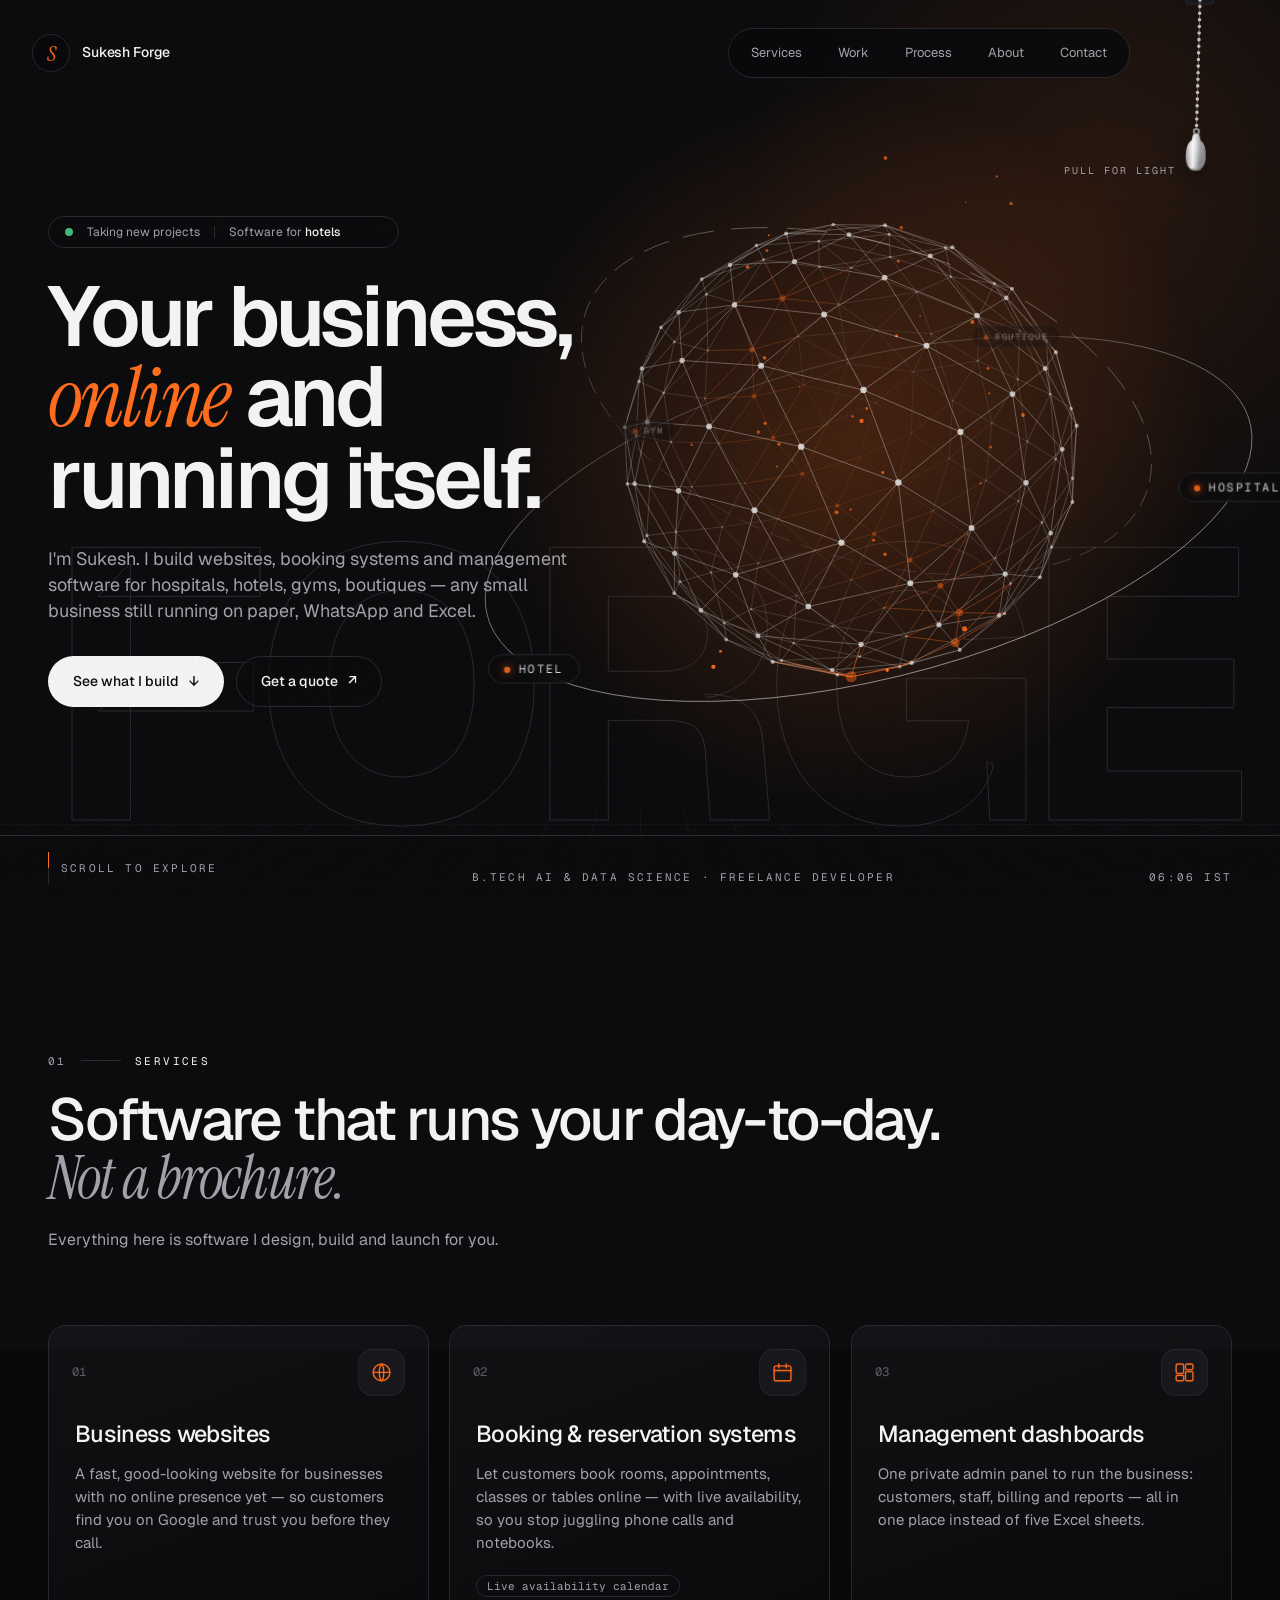
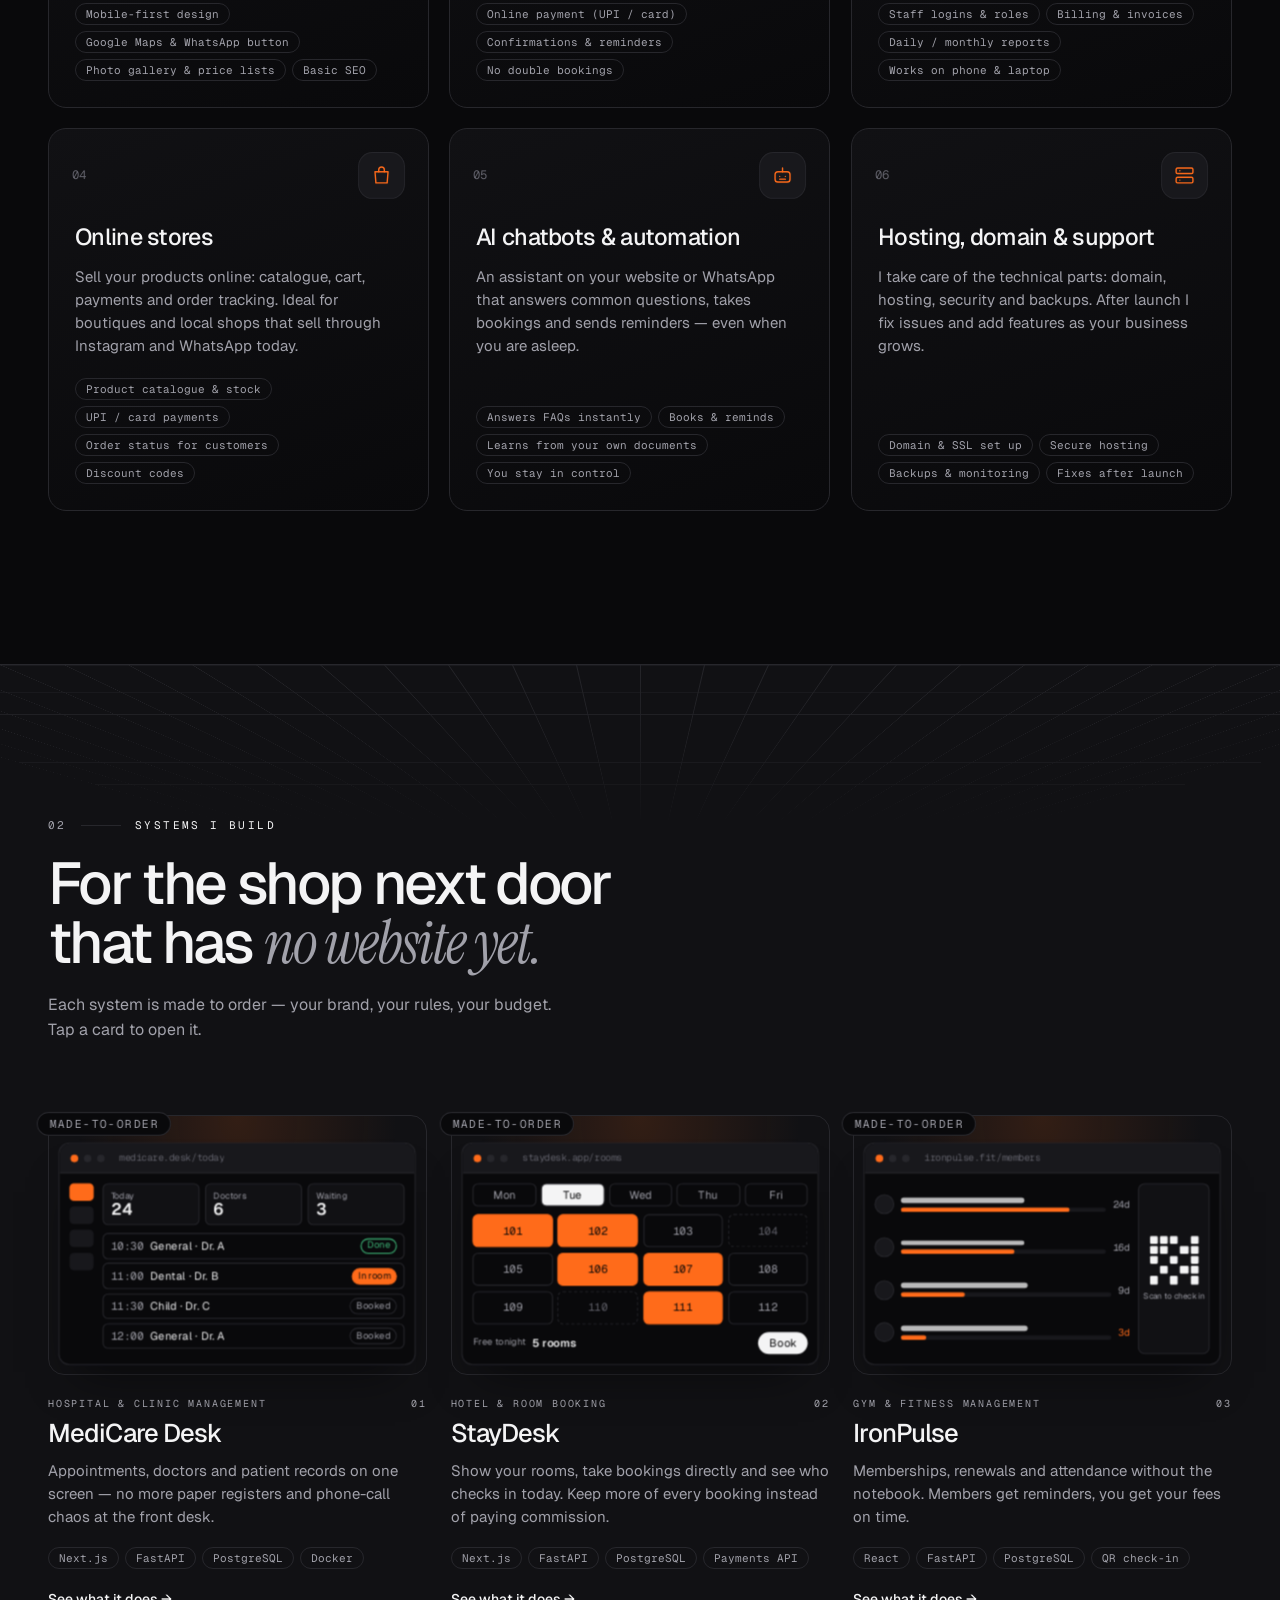
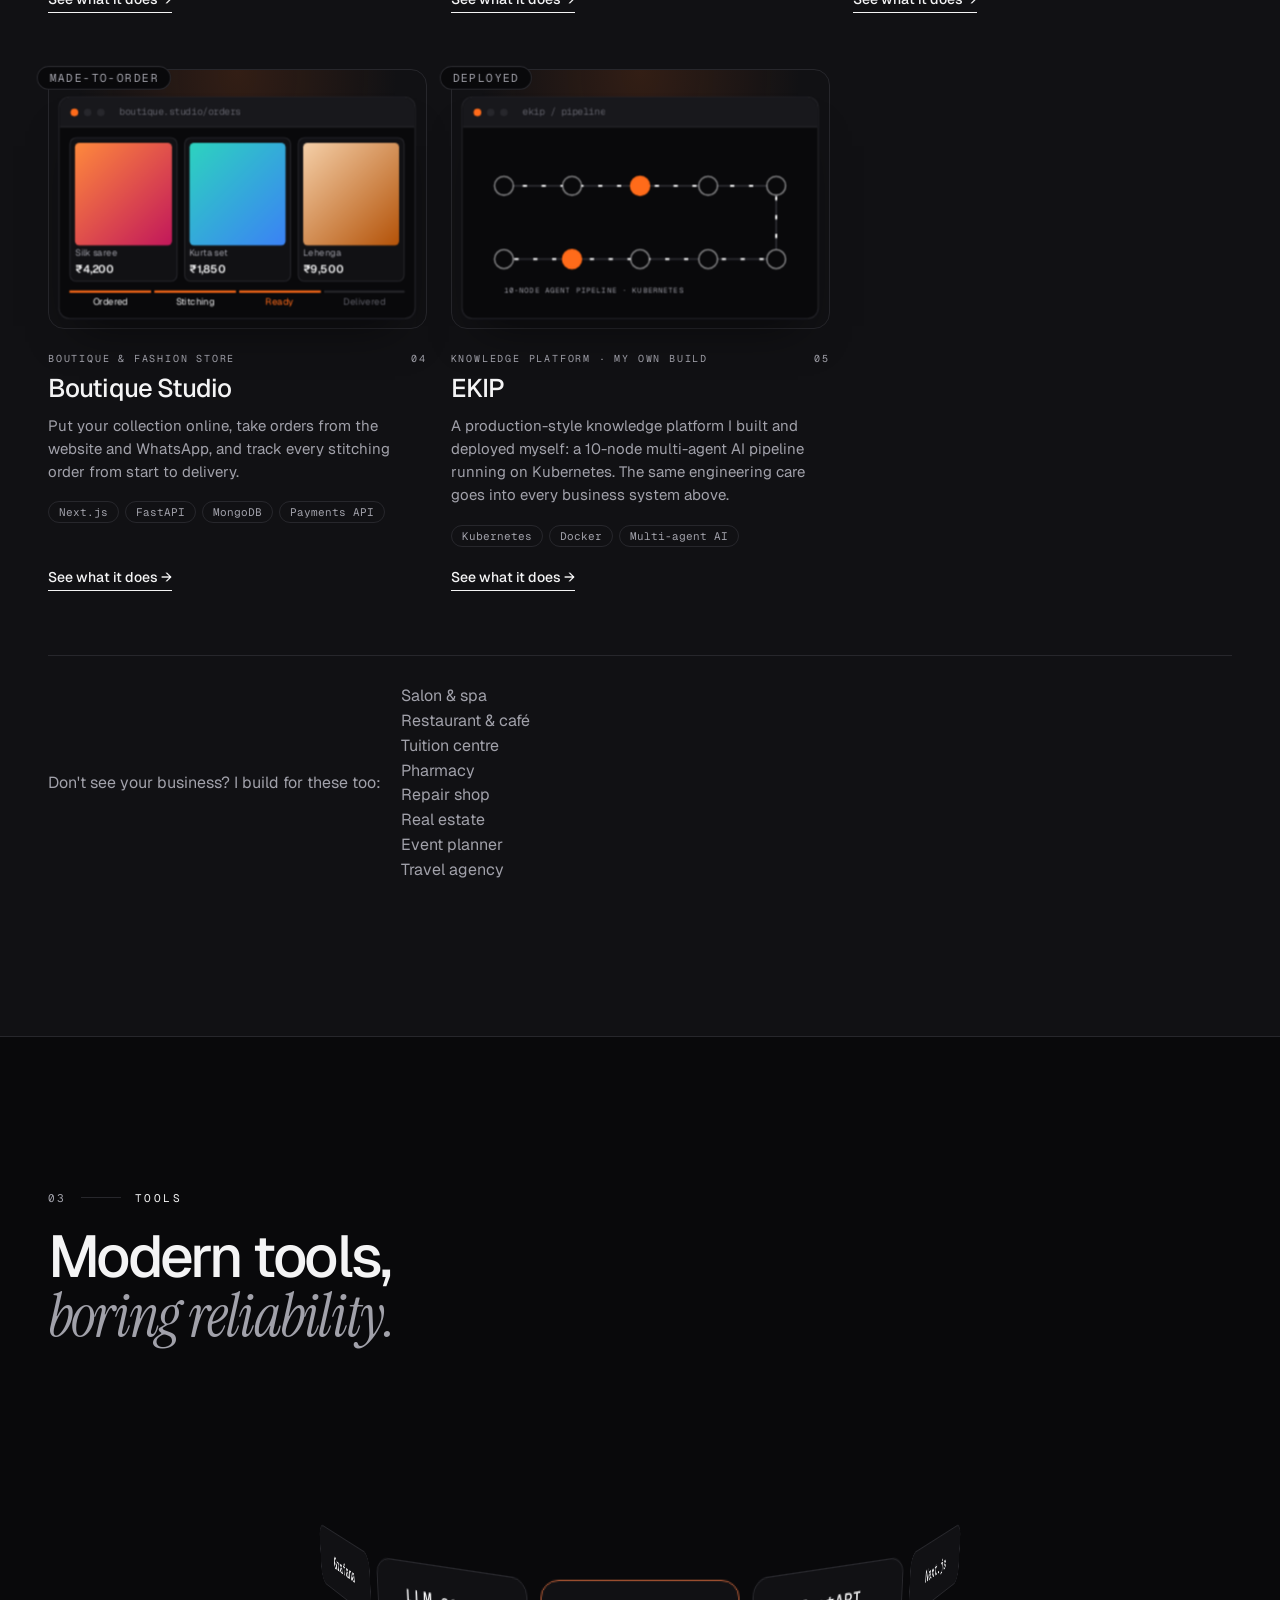
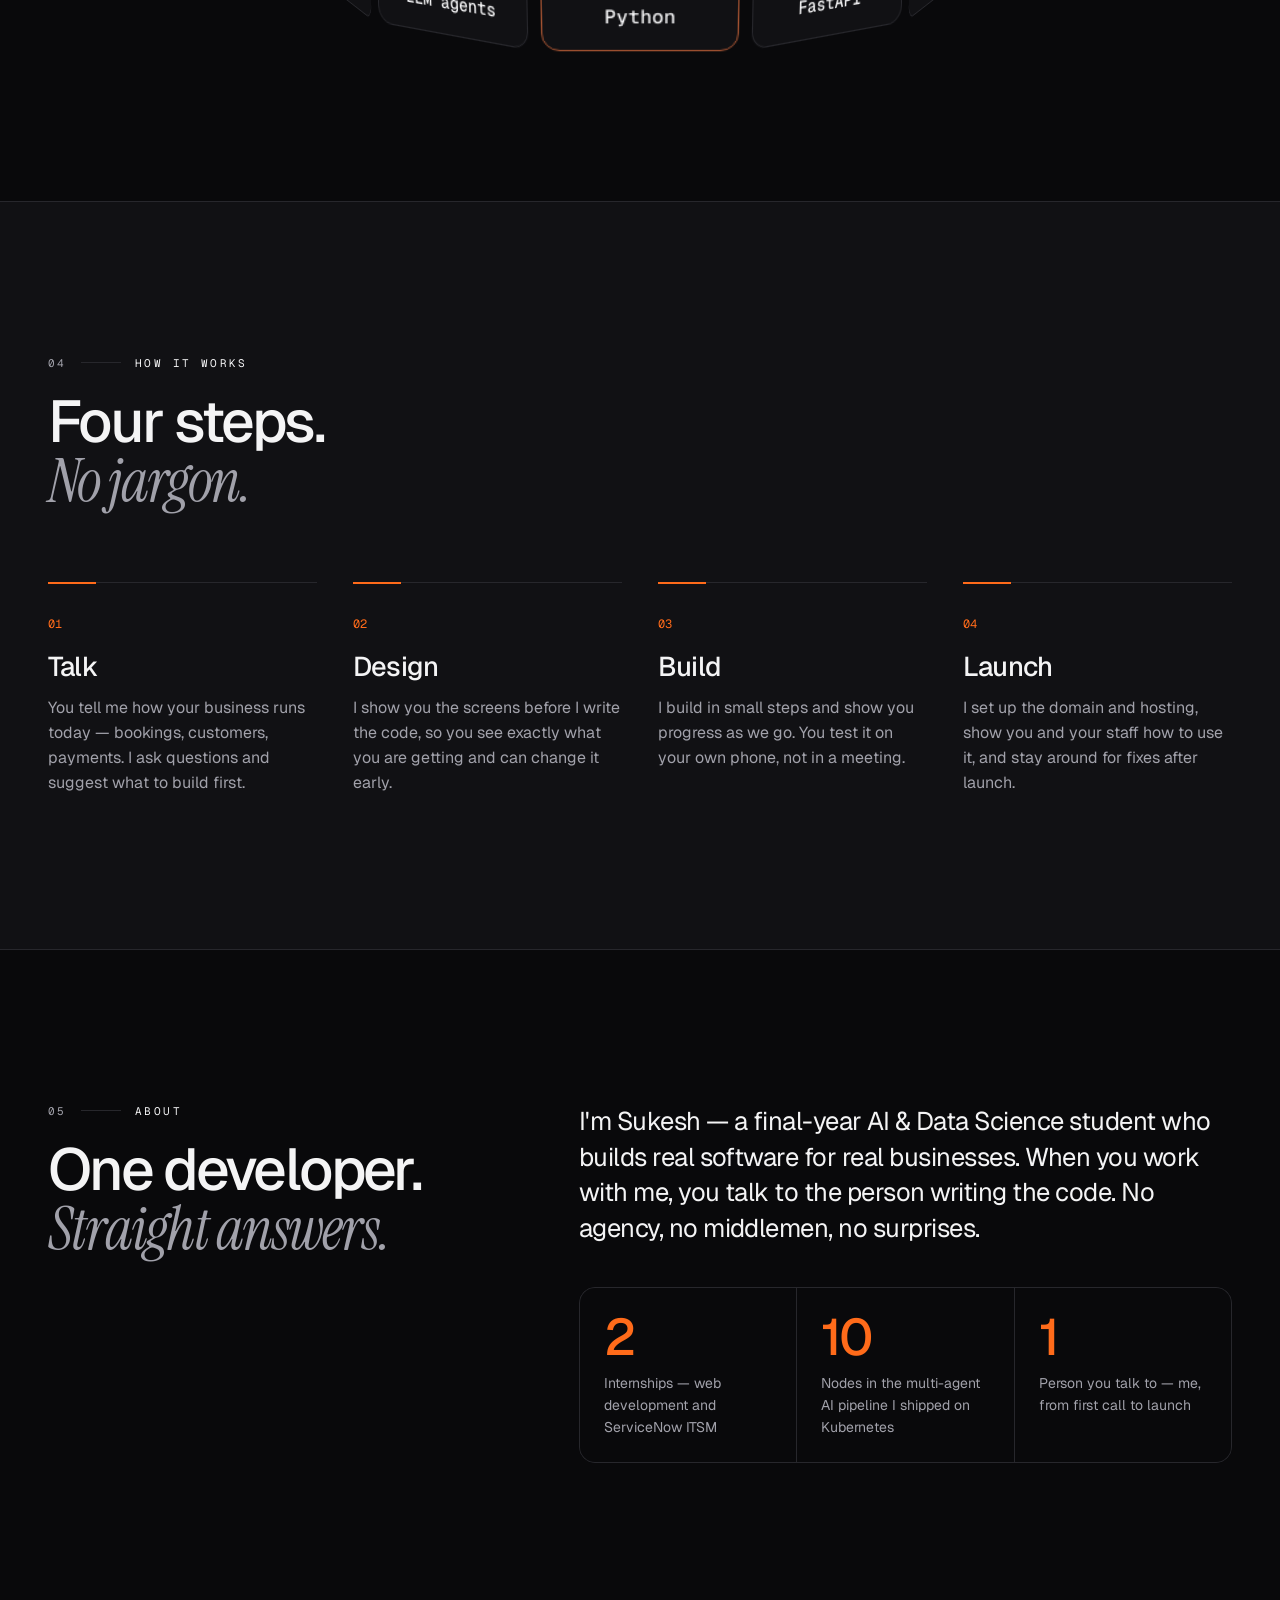
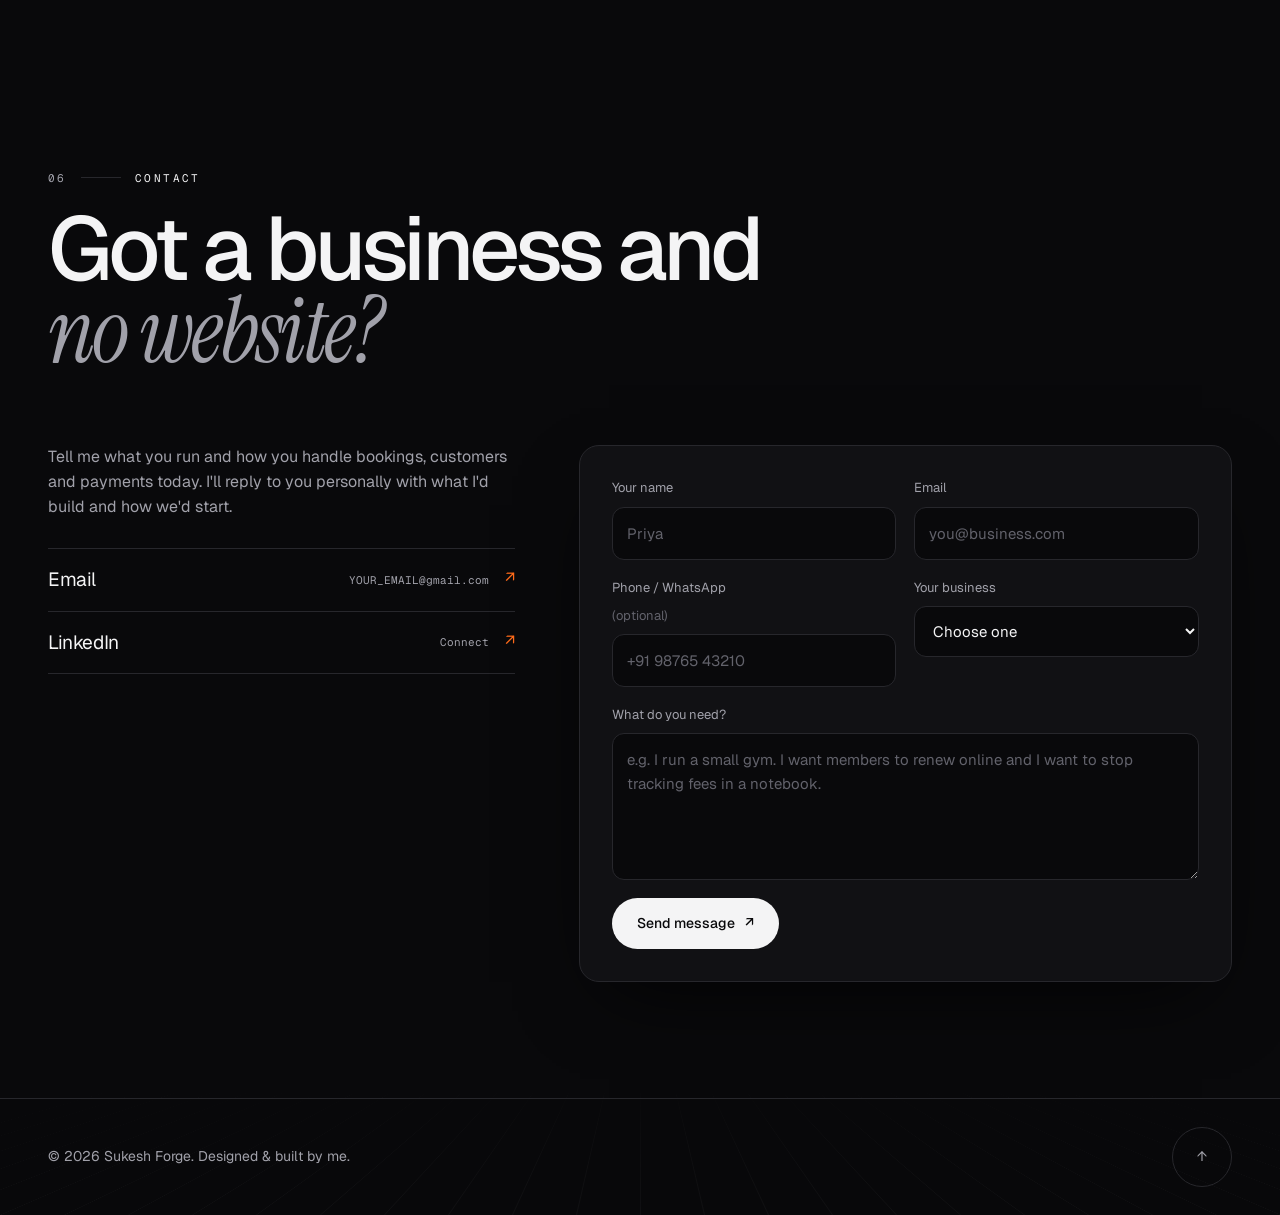
<file: index.html>
<!doctype html>
<html lang="en" data-theme="dark">
  <head>
    <meta charset="utf-8" />
    <meta name="viewport" content="width=device-width, initial-scale=1" />
    <title>Sukesh Forge — Websites &amp; software for small businesses</title>
    <meta name="description" content="Sukesh Forge builds websites, booking systems and management software for hospitals, hotels, gyms, boutiques and other small businesses that still run on paper, WhatsApp and Excel." />
    <meta name="color-scheme" content="dark light" />
    <meta name="theme-color" content="#09090b" />
    <meta property="og:type" content="website" />
    <meta property="og:title" content="Sukesh Forge — Websites &amp; software for small businesses" />
    <meta property="og:description" content="Booking systems, management dashboards and websites for hospitals, hotels, gyms, boutiques and more." />
    <link rel="icon" type="image/svg+xml" href="assets/favicon.svg" />
    <link rel="preconnect" href="https://fonts.googleapis.com" />
    <link rel="preconnect" href="https://fonts.gstatic.com" crossorigin />
    <link href="https://fonts.googleapis.com/css2?family=Geist:wght@300..700&family=Geist+Mono:wght@400;500&family=Instrument+Serif:ital@0;1&display=swap" rel="stylesheet" />
    <link rel="stylesheet" href="css/styles.css" />
    <script>
      // Runs before first paint: saved theme + safety nets so content can never stay hidden.
      (function () {
        var d = document.documentElement;
        d.classList.add('js');
        try {
          var t = localStorage.getItem('forge-theme');
          if (t === 'light' || t === 'dark') d.dataset.theme = t;
        } catch (e) {}
        setTimeout(function () { d.classList.add('ready'); }, 4500);
        setTimeout(function () { d.classList.add('force-show'); }, 7000);
      })();
    </script>
  </head>
  <body>
    <a href="#main" class="skip-link">Skip to content</a>

    <!-- Opening curtain -->
    <div class="loader" id="loader" role="status" aria-label="Loading">
      <div class="loader__top"><span>Portfolio</span><span id="loader-year">©</span></div>
      <div class="loader__name">Sukesh<span> Forge</span></div>
      <div class="loader__bottom"><span>Lighting the forge</span><b id="loader-count">000</b></div>
      <div class="loader__bar" id="loader-bar"></div>
    </div>

    <!-- Pull cord: drag it down (or tap / press Enter) to switch dark / light -->
    <div class="cord" id="cord">
      <svg class="cord__svg" width="96" height="420" aria-hidden="true">
        <defs>
          <linearGradient id="knob-grad" x1="0" x2="1" y1="0" y2="0">
            <stop offset="0" stop-color="var(--knob-b)" />
            <stop offset="0.35" stop-color="var(--knob-a)" />
            <stop offset="0.7" stop-color="var(--knob-b)" />
            <stop offset="1" stop-color="var(--knob-b)" />
          </linearGradient>
          <radialGradient id="knob-shine" cx="0.35" cy="0.3" r="0.6">
            <stop offset="0" stop-color="#fff" stop-opacity="0.55" />
            <stop offset="1" stop-color="#fff" stop-opacity="0" />
          </radialGradient>
          <radialGradient id="knob-glow">
            <stop offset="0" stop-color="var(--ember)" stop-opacity="0.55" />
            <stop offset="1" stop-color="var(--ember)" stop-opacity="0" />
          </radialGradient>
        </defs>
        <rect x="34" y="-6" width="28" height="10" rx="3" fill="var(--surface-2)" stroke="var(--line)" />
        <circle id="cord-glow" cx="48" cy="140" r="14" fill="url(#knob-glow)" style="opacity: 0" />
        <path id="cord-core" fill="none" stroke="var(--cord-shade)" stroke-width="0.9" />
        <path id="cord-beads" fill="none" stroke="var(--cord)" stroke-width="3.6" stroke-linecap="round" stroke-dasharray="0 6.4" />
        <g id="cord-knob" style="filter: drop-shadow(0 6px 8px rgba(0, 0, 0, 0.35))">
          <circle cx="0" cy="2" r="2.6" fill="none" stroke="var(--cord)" stroke-width="1.4" />
          <path d="M -3 5 L 3 5 L 4.5 11 C 9 14 10 20 10 27 C 10 36 6 41 0 41 C -6 41 -10 36 -10 27 C -10 20 -9 14 -4.5 11 Z" fill="url(#knob-grad)" />
          <path d="M -3 5 L 3 5 L 4.5 11 C 9 14 10 20 10 27 C 10 36 6 41 0 41 C -6 41 -10 36 -10 27 C -10 20 -9 14 -4.5 11 Z" fill="url(#knob-shine)" />
          <ellipse cx="0" cy="40" rx="6" ry="1.4" fill="var(--knob-b)" opacity="0.6" />
        </g>
      </svg>
      <div class="cord__strip" id="cord-strip" aria-hidden="true"></div>
      <button class="cord__btn" id="cord-btn" type="button" role="switch" aria-checked="false" aria-label="Light switch. Pull the cord to switch to light mode." title="Pull for light mode"></button>
      <span class="cord__release" id="cord-release" aria-hidden="true">Release</span>
      <div class="cord__hint" id="cord-hint" aria-hidden="true">
        <span id="cord-hint-text">Pull for light</span>
        <svg width="34" height="16" viewBox="0 0 34 16" fill="none" stroke="currentColor" stroke-width="1"><path d="M1 12 C 10 14, 22 12, 31 3" /><path d="M26 3 L 31 3 L 30 8" /></svg>
      </div>
    </div>

    <!-- Navigation -->
    <header class="nav" id="nav">
      <div class="nav__row">
        <a href="#home" class="nav__brand" aria-label="Sukesh Forge — back to top">
          <span class="nav__logo">S</span>
          <span class="nav__name">Sukesh Forge</span>
        </a>
        <nav aria-label="Primary" class="nav__links">
          <ul id="nav-list">
            <li><a href="#services" data-id="services">Services</a></li>
            <li><a href="#work" data-id="work">Work</a></li>
            <li><a href="#process" data-id="process">Process</a></li>
            <li><a href="#about" data-id="about">About</a></li>
            <li><a href="#contact" data-id="contact">Contact</a></li>
          </ul>
        </nav>
        <button class="nav__burger" id="burger" type="button" aria-expanded="false" aria-controls="mobile-menu" aria-label="Open menu"><i></i><i></i></button>
      </div>
    </header>
    <div class="mobile-menu" id="mobile-menu" aria-hidden="true">
      <nav aria-label="Mobile">
        <ul>
          <li><a href="#services"><small>01</small>Services</a></li>
          <li><a href="#work"><small>02</small>Work</a></li>
          <li><a href="#process"><small>03</small>Process</a></li>
          <li><a href="#about"><small>04</small>About</a></li>
          <li><a href="#contact"><small>05</small>Contact</a></li>
        </ul>
      </nav>
    </div>

    <main id="main">
      <!-- HERO -->
      <section id="home" class="hero" aria-label="Introduction">
        <div class="hero__glow" aria-hidden="true"></div>
        <div class="floor" aria-hidden="true"></div>
        <div class="hero__word" aria-hidden="true">FORGE</div>
        <canvas id="globe" class="hero__canvas" aria-hidden="true"></canvas>
        <div class="orbit" aria-hidden="true">
          <span class="orbit-chip">Hospital</span>
          <span class="orbit-chip">Hotel</span>
          <span class="orbit-chip">Gym</span>
          <span class="orbit-chip">Boutique</span>
        </div>

        <div class="wrap hero__inner">
          <p class="hero__eyebrow" data-in style="--i: 0">
            <span class="pulse"></span><span>Taking new projects</span><i></i>
            <span>Software for <b class="rot" id="rot">hospitals</b></span>
          </p>
          <h1 class="hero__title" data-in style="--i: 1">Your business,<br /><em>online</em> and<br />running itself.</h1>
          <p class="hero__lead" data-in style="--i: 2">
            I'm Sukesh. I build websites, booking systems and management software for hospitals, hotels, gyms, boutiques — any small business still running on paper, WhatsApp and Excel.
          </p>
          <div class="hero__cta" data-in style="--i: 3">
            <a class="btn btn--solid" href="#work">See what I build <span class="btn__arrow" aria-hidden="true">↓</span></a>
            <a class="btn btn--ghost" href="#contact">Get a quote <span class="btn__arrow" aria-hidden="true">↗</span></a>
          </div>
        </div>

        <div class="hero__bar" data-in style="--i: 5">
          <a href="#services" class="hero__scroll"><span class="hero__scroll-line"><i></i></span>Scroll to explore</a>
          <span class="hero__bar-mid">B.Tech AI &amp; Data Science · Freelance developer</span>
          <span id="clock" class="tnum">--:-- IST</span>
        </div>
      </section>

      <!-- SERVICES -->
      <section id="services" class="section" aria-labelledby="services-title">
        <div class="wrap">
          <div class="section__head reveal">
            <p class="label"><span>01</span><i></i><b>Services</b></p>
            <h2 id="services-title" class="h2">Software that runs your day-to-day.<br /><em>Not a brochure.</em></h2>
            <p class="section__note">Everything here is software I design, build and launch for you.</p>
          </div>
          <ul class="grid grid--services" id="services-grid"></ul>
        </div>
      </section>

      <!-- WORK -->
      <section id="work" class="section section--alt" aria-labelledby="work-title">
        <div class="floor floor--top" aria-hidden="true"></div>
        <div class="wrap">
          <div class="section__head reveal">
            <p class="label"><span>02</span><i></i><b>Systems I build</b></p>
            <h2 id="work-title" class="h2">For the shop next door<br />that has <em>no website yet.</em></h2>
            <p class="section__note">Each system is made to order — your brand, your rules, your budget. Tap a card to open it.</p>
          </div>
          <ul class="grid grid--work" id="work-grid"></ul>
          <div class="more reveal" id="more">
            <p>Don't see your business? I build for these too:</p>
            <ul id="more-list"></ul>
          </div>
        </div>
      </section>

      <!-- STACK -->
      <section id="stack" class="section stack" aria-labelledby="stack-title">
        <div class="wrap">
          <div class="section__head reveal">
            <p class="label"><span>03</span><i></i><b>Tools</b></p>
            <h2 id="stack-title" class="h2">Modern tools,<br /><em>boring reliability.</em></h2>
          </div>
        </div>
        <div class="ring-wrap reveal" aria-label="Technologies I use">
          <div class="ring-tilt"><ul class="ring" id="ring"></ul></div>
        </div>
      </section>

      <!-- PROCESS -->
      <section id="process" class="section section--alt" aria-labelledby="process-title">
        <div class="wrap">
          <div class="section__head reveal">
            <p class="label"><span>04</span><i></i><b>How it works</b></p>
            <h2 id="process-title" class="h2">Four steps.<br /><em>No jargon.</em></h2>
          </div>
          <ol class="steps" id="steps"></ol>
        </div>
      </section>

      <!-- ABOUT -->
      <section id="about" class="section" aria-labelledby="about-title">
        <div class="wrap about">
          <div class="reveal">
            <p class="label"><span>05</span><i></i><b>About</b></p>
            <h2 id="about-title" class="h2">One developer.<br /><em>Straight answers.</em></h2>
          </div>
          <div class="about__body reveal">
            <p class="about__lead">
              I'm Sukesh — a final-year AI &amp; Data Science student who builds real software for real businesses. When you work with me, you talk to the person writing the code. No agency, no middlemen, no surprises.
            </p>
            <ul class="stats" id="stats"></ul>
          </div>
        </div>
      </section>

      <!-- CONTACT -->
      <section id="contact" class="section contact" aria-labelledby="contact-title">
        <div class="floor floor--bottom" aria-hidden="true"></div>
        <div class="wrap">
          <div class="section__head reveal">
            <p class="label"><span>06</span><i></i><b>Contact</b></p>
            <h2 id="contact-title" class="h2 h2--xl">Got a business and<br /><em>no website?</em></h2>
          </div>
          <div class="contact__grid">
            <div class="reveal contact__info">
              <p class="contact__lead">Tell me what you run and how you handle bookings, customers and payments today. I'll reply to you personally with what I'd build and how we'd start.</p>
              <ul class="contact__links" id="contact-links"></ul>
            </div>
            <form class="form reveal" id="form" novalidate>
              <div class="form__row">
                <label>Your name<input name="name" type="text" autocomplete="name" required maxlength="80" placeholder="Priya" /></label>
                <label>Email<input name="email" type="email" autocomplete="email" required maxlength="120" placeholder="you@business.com" /></label>
              </div>
              <div class="form__row">
                <label>Phone / WhatsApp <span class="opt">(optional)</span><input name="phone" type="tel" autocomplete="tel" maxlength="30" placeholder="+91 98765 43210" /></label>
                <label>Your business
                  <select name="business" id="business"></select>
                </label>
              </div>
              <label>What do you need?
                <textarea name="message" id="message" rows="5" required maxlength="2000" placeholder="e.g. I run a small gym. I want members to renew online and I want to stop tracking fees in a notebook."></textarea>
              </label>
              <!-- honeypot: real people never tick this -->
              <input type="checkbox" name="botcheck" id="botcheck" tabindex="-1" autocomplete="off" style="position: absolute; left: -9999px" aria-hidden="true" />
              <div class="form__foot">
                <button class="btn btn--solid" id="send" type="submit">Send message <span class="btn__arrow" aria-hidden="true">↗</span></button>
                <p class="form__status" id="form-status" role="status" aria-live="polite"></p>
              </div>
            </form>
          </div>
        </div>
        <footer class="footer">
          <div class="wrap footer__row">
            <p><span id="year">2026</span> Sukesh Forge. Designed &amp; built by me.</p>
            <button type="button" class="totop" id="totop" aria-label="Back to top">
              <svg viewBox="0 0 64 64" aria-hidden="true"><circle id="totop-ring" cx="32" cy="32" r="30" fill="none" stroke="currentColor" stroke-width="1.5" /></svg>
              <span aria-hidden="true">↑</span>
            </button>
          </div>
        </footer>
      </section>
    </main>

    <!-- Project / system detail -->
    <div class="modal" id="modal" hidden>
      <div class="modal__backdrop" data-close></div>
      <div class="modal__panel" id="modal-panel" role="dialog" aria-modal="true" aria-labelledby="modal-title" tabindex="-1">
        <button class="modal__close" type="button" data-close aria-label="Close details">✕</button>
        <div id="modal-body"></div>
      </div>
    </div>

    <div class="grain" aria-hidden="true"></div>

    <noscript>
      <div class="noscript">
        <strong>Sukesh Forge</strong> — websites, booking systems and management software for small businesses (hospitals, hotels, gyms, boutiques and more). Please enable JavaScript to view this site and use the contact form.
      </div>
    </noscript>

    <script src="js/config.js" defer></script>
    <script src="js/data.js" defer></script>
    <script src="js/main.js" defer></script>
    <script src="js/globe.js" defer></script>
    <script src="js/cord.js" defer></script>
  </body>
</html>
</file>
<file: css/styles.css>
/* Sukesh Forge — styles. Two themes (dark / light) switched with the pull cord. */

:root {
  --font-sans: 'Geist', ui-sans-serif, system-ui, -apple-system, 'Segoe UI', Roboto, 'Helvetica Neue', sans-serif;
  --font-mono: 'Geist Mono', ui-monospace, SFMono-Regular, Menlo, Consolas, monospace;
  --font-serif: 'Instrument Serif', Georgia, 'Times New Roman', serif;
  --ease: cubic-bezier(0.16, 1, 0.3, 1);
  --ease-io: cubic-bezier(0.76, 0, 0.24, 1);
}

:root,
:root[data-theme='dark'] {
  --bg: #09090b;
  --surface: #111114;
  --surface-2: #18181c;
  --fg: #f4f4f5;
  --fg-rgb: 244, 244, 245;
  --muted: #a1a1aa;
  --faint: #62626b;
  --line: #27272c;
  --ember: #ff6b1a;
  --ember-rgb: 255, 107, 26;
  --cord: #bdbdbd;
  --cord-shade: #6b6b6b;
  --knob-a: #f2f2f2;
  --knob-b: #8a8a8a;
  --shadow: 0 30px 80px -30px rgba(0, 0, 0, 0.9);
  color-scheme: dark;
}

:root[data-theme='light'] {
  --bg: #faf9f6;
  --surface: #f2f0eb;
  --surface-2: #eae7e0;
  --fg: #141414;
  --fg-rgb: 20, 20, 20;
  --muted: #666660;
  --faint: #a5a29b;
  --line: #e1ded6;
  --ember: #e8520a;
  --ember-rgb: 232, 82, 10;
  --cord: #3a3a3a;
  --cord-shade: #9a9a9a;
  --knob-a: #3a3a3a;
  --knob-b: #0e0e0e;
  --shadow: 0 30px 70px -35px rgba(20, 20, 20, 0.35);
  color-scheme: light;
}

*,
*::before,
*::after { box-sizing: border-box; }

html {
  background: var(--bg);
  -webkit-text-size-adjust: 100%;
  scroll-behavior: smooth;
  scroll-padding-top: 84px;
  scrollbar-width: thin;
  scrollbar-color: var(--line) transparent;
}

body {
  margin: 0;
  background: var(--bg);
  color: var(--fg);
  font-family: var(--font-sans);
  font-size: 16px;
  line-height: 1.55;
  -webkit-font-smoothing: antialiased;
  -moz-osx-font-smoothing: grayscale;
  text-rendering: optimizeLegibility;
  overflow-x: clip;
}

h1, h2, h3, p, ul, ol { margin: 0; }
ul, ol { padding: 0; list-style: none; }
a { color: inherit; text-decoration: none; }
button { font: inherit; color: inherit; }
img, svg, canvas { display: block; max-width: 100%; }
em { font-style: italic; }
::selection { background: var(--ember); color: #0a0a0a; }
.tnum { font-variant-numeric: tabular-nums; }

:focus-visible { outline: 2px solid var(--ember); outline-offset: 3px; border-radius: 4px; }

.skip-link {
  position: fixed; left: 16px; top: -60px; z-index: 120;
  padding: 10px 16px; background: var(--fg); color: var(--bg); border-radius: 999px; font-size: 14px;
}
.skip-link:focus { top: 16px; }

.wrap { width: 100%; max-width: 1480px; margin-inline: auto; padding-inline: clamp(16px, 4vw, 48px); }

/* Theme switch transitions */
html.theme-fade, html.theme-fade * {
  transition: background-color 0.6s var(--ease), color 0.6s var(--ease), border-color 0.6s var(--ease), fill 0.6s var(--ease), stroke 0.6s var(--ease) !important;
}
::view-transition-old(root), ::view-transition-new(root) { animation: none; mix-blend-mode: normal; }
::view-transition-old(root) { z-index: 1; }
::view-transition-new(root) { z-index: 2; }

/* Film grain */
.grain {
  pointer-events: none; position: fixed; inset: -50%; z-index: 60; opacity: 0.04;
  background-image: url("data:image/svg+xml,%3Csvg xmlns='http://www.w3.org/2000/svg' width='160' height='160'%3E%3Cfilter id='n'%3E%3CfeTurbulence type='fractalNoise' baseFrequency='0.85' numOctaves='3' stitchTiles='stitch'/%3E%3C/filter%3E%3Crect width='100%25' height='100%25' filter='url(%23n)'/%3E%3C/svg%3E");
  animation: grain 8s steps(10) infinite;
}
:root[data-theme='light'] .grain { opacity: 0.03; }
@keyframes grain {
  0%, 100% { transform: translate(0, 0); }
  20% { transform: translate(-5%, 4%); }
  40% { transform: translate(4%, -6%); }
  60% { transform: translate(-3%, -3%); }
  80% { transform: translate(6%, 5%); }
}

/* ───────── Loader ───────── */
.loader {
  position: fixed; inset: 0; z-index: 100; display: flex; flex-direction: column; justify-content: space-between;
  padding: 24px clamp(20px, 4vw, 40px); background: var(--bg); color: var(--fg);
  clip-path: inset(0 0 0 0); transition: clip-path 1s var(--ease-io);
  animation: loader-fail 0.01s 4.2s forwards; /* CSS safety net if scripts fail */
}
.loader.is-out { clip-path: inset(0 0 100% 0); }
.loader.is-gone { display: none; }
html:not(.js) .loader { display: none; }
@keyframes loader-fail { to { visibility: hidden; pointer-events: none; } }
.loader__top, .loader__bottom {
  display: flex; justify-content: space-between; align-items: flex-end;
  font: 11px var(--font-mono); letter-spacing: 0.22em; text-transform: uppercase; color: var(--muted);
}
.loader__name { font-size: clamp(3rem, 12vw, 10rem); font-weight: 600; letter-spacing: -0.06em; line-height: 0.9; }
.loader__name span { font-family: var(--font-serif); font-style: italic; font-weight: 400; color: var(--ember); letter-spacing: -0.03em; }
.loader__bottom b { font: 500 clamp(2.5rem, 7vw, 5rem) / 1 var(--font-mono); color: var(--fg); letter-spacing: 0; }
.loader__bar { position: absolute; left: 0; bottom: 0; height: 2px; width: 0; background: var(--ember); }

/* ───────── Pull cord ───────── */
.cord { position: fixed; top: 0; right: 8px; z-index: 70; width: 96px; height: 420px; pointer-events: none; }
.cord__svg { position: absolute; inset: 0; overflow: visible; }
.cord__strip { position: absolute; top: 0; left: 34px; width: 28px; pointer-events: auto; cursor: grab; touch-action: none; }
.cord__btn {
  position: absolute; top: 0; left: 0; width: 72px; height: 84px; border: 0; border-radius: 999px;
  background: transparent; cursor: grab; pointer-events: auto; touch-action: none; -webkit-tap-highlight-color: transparent;
}
.cord__btn:active { cursor: grabbing; }
.cord__release {
  position: absolute; top: 0; left: 0; padding: 2px 8px; border-radius: 999px; background: var(--fg); color: var(--bg);
  font: 9px var(--font-mono); letter-spacing: 0.18em; text-transform: uppercase; opacity: 0; transition: opacity 0.15s; pointer-events: none;
}
.cord__hint {
  position: absolute; top: 150px; right: 64px; display: none; user-select: none; transition: opacity 0.5s;
  font: 10px var(--font-mono); letter-spacing: 0.2em; text-transform: uppercase; color: var(--muted); white-space: nowrap;
  align-items: center; gap: 8px; opacity: 0; animation: hint-in 0.8s 2.6s forwards;
}
@keyframes hint-in { to { opacity: 1; } }
@media (min-width: 768px) {
  .cord { right: 32px; }
  .cord__hint { display: flex; }
}

/* ───────── Nav ───────── */
.nav { position: fixed; inset: 0 0 auto 0; z-index: 65; pointer-events: none; }
.js:not(.ready) .nav { transform: translateY(-40px); opacity: 0; }
.nav { transition: transform 1s var(--ease) 0.2s, opacity 1s var(--ease) 0.2s; }
.nav__row {
  display: flex; align-items: center; justify-content: space-between; gap: 16px;
  padding: 20px 112px 0 16px; transition: padding 0.5s var(--ease);
}
.nav.is-compact .nav__row { padding-top: 12px; }
.nav__brand, .nav__links, .nav__burger { pointer-events: auto; }
.nav__brand { display: flex; align-items: center; gap: 12px; }
.nav__logo {
  display: grid; place-items: center; width: 38px; height: 38px; border-radius: 50%; border: 1px solid var(--line);
  background: var(--bg); font: italic 22px var(--font-serif); color: var(--ember); transition: background 0.3s, color 0.3s;
}
.nav__brand:hover .nav__logo { background: var(--ember); color: #0a0a0a; }
.nav__name { display: none; font-size: 14px; font-weight: 500; letter-spacing: -0.01em; transition: opacity 0.4s; }
.nav.is-compact .nav__name { opacity: 0; width: 0; overflow: hidden; }
.nav__links { display: none; }
.nav__links ul {
  display: flex; gap: 4px; padding: 6px; border: 1px solid var(--line); border-radius: 999px;
  background: color-mix(in oklab, var(--bg) 82%, transparent); -webkit-backdrop-filter: blur(12px); backdrop-filter: blur(12px);
}
.nav.is-compact .nav__links ul { box-shadow: var(--shadow); }
.nav__links a { display: block; padding: 8px 16px; border-radius: 999px; font-size: 13px; color: var(--muted); transition: color 0.3s, background 0.4s var(--ease); }
.nav__links a:hover { color: var(--fg); }
.nav__links a[aria-current='true'] { background: var(--fg); color: var(--bg); }
.nav__burger {
  position: relative; width: 38px; height: 38px; border-radius: 50%; border: 1px solid var(--line); background: var(--bg); cursor: pointer;
}
.nav__burger i { position: absolute; left: 11px; width: 14px; height: 1px; background: var(--fg); transition: transform 0.5s var(--ease); }
.nav__burger i:first-child { top: 15px; }
.nav__burger i:last-child { top: 21px; }
.nav__burger[aria-expanded='true'] i:first-child { transform: translateY(3px) rotate(45deg); }
.nav__burger[aria-expanded='true'] i:last-child { transform: translateY(-3px) rotate(-45deg); }
@media (min-width: 640px) { .nav__name { display: block; } }
@media (min-width: 820px) {
  .nav__row { padding: 28px 150px 0 32px; }
  .nav.is-compact .nav__row { padding-top: 14px; }
  .nav__links { display: block; }
  .nav__burger { display: none; }
}

.mobile-menu {
  position: fixed; inset: 0; z-index: 64; display: flex; flex-direction: column; justify-content: flex-end;
  padding: 0 24px 56px; background: var(--bg); clip-path: inset(0 0 100% 0); visibility: hidden;
  transition: clip-path 0.7s var(--ease-io), visibility 0s 0.7s;
}
.mobile-menu.is-open { clip-path: inset(0 0 0 0); visibility: visible; transition: clip-path 0.7s var(--ease-io), visibility 0s; }
.mobile-menu a { display: flex; align-items: baseline; gap: 16px; padding: 4px 0; font-size: 13vw; line-height: 1.05; font-weight: 500; letter-spacing: -0.04em; }
.mobile-menu small { font: 12px var(--font-mono); letter-spacing: 0; color: var(--ember); }
@media (min-width: 820px) { .mobile-menu { display: none; } }

/* ───────── Buttons & small bits ───────── */
.btn {
  display: inline-flex; align-items: center; gap: 10px; padding: 14px 24px; border: 1px solid transparent; border-radius: 999px;
  font-size: 14px; font-weight: 500; cursor: pointer; transition: transform 0.4s var(--ease), background 0.3s, color 0.3s, border-color 0.3s;
}
.btn--solid { background: var(--fg); color: var(--bg); }
.btn--solid:hover { background: var(--ember); color: #0a0a0a; transform: translateY(-2px); }
.btn--ghost { border-color: var(--line); background: color-mix(in oklab, var(--bg) 70%, transparent); color: var(--fg); }
.btn--ghost:hover { border-color: var(--fg); transform: translateY(-2px); }
.btn:disabled { opacity: 0.6; cursor: wait; transform: none; }
.btn__arrow { display: inline-block; transition: transform 0.5s var(--ease); }
.btn:hover .btn__arrow { transform: translate(2px, -2px); }

.link { padding: 0 0 2px; border: 0; border-bottom: 1px solid var(--fg); background: none; font-size: 14px; font-weight: 500; cursor: pointer; width: fit-content; }
.link span { display: inline-block; transition: transform 0.5s var(--ease); }
.link:hover span { transform: translateX(4px); }

.chips { display: flex; flex-wrap: wrap; gap: 6px; }
.chips li { padding: 3px 10px; border: 1px solid var(--line); border-radius: 999px; font: 11px var(--font-mono); color: var(--muted); }

.label { display: flex; align-items: center; gap: 14px; font: 11px var(--font-mono); letter-spacing: 0.22em; text-transform: uppercase; color: var(--muted); }
.label i { width: 40px; height: 1px; background: var(--line); }
.label b { font-weight: 400; color: var(--fg); }

.h2 { margin-top: 22px; font-size: clamp(2rem, 4.6vw, 4rem); line-height: 1; letter-spacing: -0.045em; font-weight: 500; }
.h2 em, .hero__title em { font-family: var(--font-serif); font-weight: 400; letter-spacing: -0.03em; }
.h2 em { color: var(--muted); }
.h2--xl { font-size: clamp(2.6rem, 7vw, 6.4rem); line-height: 0.92; letter-spacing: -0.055em; }

.section { position: relative; padding-block: clamp(80px, 12vw, 160px); }
.section--alt { background: var(--surface); border-block: 1px solid var(--line); overflow: hidden; }
.section__head { margin-bottom: clamp(40px, 6vw, 72px); }
.section__note { max-width: 46ch; margin-top: 20px; color: var(--muted); }

/* ───────── Reveal ───────── */
.js .reveal { opacity: 0; transform: translateY(28px); transition: opacity 1s var(--ease) var(--d, 0ms), transform 1s var(--ease) var(--d, 0ms); }
.js .reveal-3d { transform: perspective(1000px) rotateX(16deg) translateY(44px) scale(0.97); transform-origin: 50% 100%; }
.js .reveal.in { opacity: 1; transform: none; }
.force-show .reveal { opacity: 1 !important; transform: none !important; }
.js:not(.ready) [data-in] { opacity: 0; transform: translateY(24px); }
[data-in] { transition: opacity 1s var(--ease) calc(var(--i, 0) * 0.12s + 0.15s), transform 1s var(--ease) calc(var(--i, 0) * 0.12s + 0.15s); }
.force-show [data-in] { opacity: 1 !important; transform: none !important; }

/* ───────── 3D floor grid ───────── */
.floor {
  position: absolute; left: -25%; right: -25%; bottom: 0; height: 46%; z-index: 0; pointer-events: none; opacity: 0.85;
  background-image: linear-gradient(var(--line) 1px, transparent 1px), linear-gradient(90deg, var(--line) 1px, transparent 1px);
  background-size: 64px 64px; transform-origin: 50% 100%; transform: perspective(520px) rotateX(62deg);
  -webkit-mask-image: linear-gradient(to top, #000, transparent 85%); mask-image: linear-gradient(to top, #000, transparent 85%);
}
.floor--top { top: 0; bottom: auto; transform-origin: 50% 0; transform: perspective(520px) rotateX(-62deg); -webkit-mask-image: linear-gradient(to bottom, #000, transparent 85%); mask-image: linear-gradient(to bottom, #000, transparent 85%); }

/* ───────── Hero ───────── */
.hero { position: relative; isolation: isolate; display: flex; flex-direction: column; min-height: 100svh; overflow: hidden; padding-top: 104px; }
.hero__glow { position: absolute; z-index: -1; top: -20%; right: -10%; width: 80vw; height: 120%; pointer-events: none; background: radial-gradient(50% 50% at 70% 35%, rgba(var(--ember-rgb), 0.12), transparent 70%); }
.hero__word {
  position: absolute; left: 50%; bottom: 7%; z-index: 0; transform: translateX(-50%); white-space: nowrap; user-select: none; pointer-events: none;
  font-size: clamp(6rem, 30vw, 34rem); font-weight: 700; line-height: 0.8; letter-spacing: -0.06em; color: transparent; -webkit-text-stroke: 1px var(--line);
}
.hero__canvas { position: absolute; inset: 0; z-index: 1; width: 100%; height: 100%; pointer-events: none; }
.orbit { position: absolute; inset: 0; z-index: 2; pointer-events: none; }
.orbit-chip {
  position: absolute; left: 0; top: 0; padding: 6px 14px; border: 1px solid var(--line); border-radius: 999px; white-space: nowrap;
  background: color-mix(in oklab, var(--bg) 80%, transparent); -webkit-backdrop-filter: blur(6px); backdrop-filter: blur(6px);
  font: 11px var(--font-mono); letter-spacing: 0.14em; text-transform: uppercase; color: var(--fg); will-change: transform, opacity;
  transform: translate3d(-200px, -200px, 0);
}
.orbit-chip::before { content: ''; display: inline-block; width: 6px; height: 6px; margin-right: 8px; border-radius: 50%; background: var(--ember); box-shadow: 0 0 10px var(--ember); }
.hero__inner { position: relative; z-index: 3; flex: 1; display: flex; flex-direction: column; justify-content: center; align-items: flex-start; padding-bottom: 32px; }
.hero__eyebrow {
  display: inline-flex; flex-wrap: wrap; align-items: center; gap: 10px 14px; padding: 6px 16px; border: 1px solid var(--line); border-radius: 999px;
  background: color-mix(in oklab, var(--bg) 70%, transparent); -webkit-backdrop-filter: blur(6px); backdrop-filter: blur(6px); font-size: 12px; color: var(--muted);
}
.hero__eyebrow i { width: 1px; height: 12px; background: var(--line); }
.pulse { width: 8px; height: 8px; border-radius: 50%; background: #3fb97a; box-shadow: 0 0 0 0 rgba(63, 185, 122, 0.6); animation: pulse 2s infinite; }
@keyframes pulse { 70% { box-shadow: 0 0 0 8px rgba(63, 185, 122, 0); } 100% { box-shadow: 0 0 0 0 rgba(63, 185, 122, 0); } }
.rot { display: inline-block; min-width: 6.4em; color: var(--fg); font-weight: 500; transition: opacity 0.28s, transform 0.28s var(--ease); }
.rot.is-swap { opacity: 0; transform: translateY(-6px); }
.hero__title { margin-top: 28px; font-size: clamp(2.7rem, 6.6vw, 6.6rem); font-weight: 600; line-height: 0.95; letter-spacing: -0.05em; }
.hero__title em { color: var(--ember); }
.hero__lead { margin-top: 28px; max-width: 46ch; font-size: clamp(1.02rem, 1.4vw, 1.25rem); line-height: 1.45; color: var(--muted); }
.hero__cta { display: flex; flex-wrap: wrap; gap: 12px; margin-top: 32px; }
.hero__bar {
  position: relative; z-index: 4; display: flex; align-items: flex-end; justify-content: space-between; gap: 16px; padding: 16px clamp(16px, 4vw, 48px);
  border-top: 1px solid var(--line); background: color-mix(in oklab, var(--bg) 60%, transparent); -webkit-backdrop-filter: blur(6px); backdrop-filter: blur(6px);
  font: 11px var(--font-mono); letter-spacing: 0.2em; text-transform: uppercase; color: var(--muted);
}
.hero__bar-mid { display: none; }
@media (min-width: 640px) { .hero__bar-mid { display: block; } }
.hero__scroll { display: flex; align-items: center; gap: 12px; }
.hero__scroll-line { position: relative; width: 1px; height: 32px; overflow: hidden; background: var(--line); }
.hero__scroll-line i { position: absolute; inset: 0 0 auto 0; height: 50%; background: var(--ember); animation: cue 2.2s var(--ease-io) infinite; }
@keyframes cue { 0% { transform: translateY(-100%); } 60%, 100% { transform: translateY(220%); } }
@media (min-width: 820px) {
  .hero { padding-top: 120px; }
  .hero__inner { max-width: 760px; margin-left: 0; }
}
@media (max-width: 819px) {
  .hero__inner { justify-content: flex-start; padding-top: 12px; }
  .hero__title { font-size: clamp(2.5rem, 11.5vw, 4rem); }
  .hero__word { bottom: 14%; }
}

/* ───────── Grids & cards ───────── */
.grid { display: grid; gap: 20px; }
.grid--services, .grid--work { grid-template-columns: 1fr; }
.grid--work { gap: 56px 24px; }
@media (min-width: 680px) { .grid--services, .grid--work { grid-template-columns: repeat(2, 1fr); } }
@media (min-width: 1080px) { .grid--services, .grid--work { grid-template-columns: repeat(3, 1fr); } }
.grid > li { display: flex; flex-direction: column; }

.tilt {
  transform: perspective(900px) rotateX(var(--rx, 0deg)) rotateY(var(--ry, 0deg)); transform-style: preserve-3d;
  transition: transform 0.35s var(--ease), border-color 0.3s; will-change: transform;
}
.z1 { transform: translateZ(16px); }
.z2 { transform: translateZ(40px); }
.card__glare {
  position: absolute; inset: 0; border-radius: inherit; pointer-events: none; opacity: 0; transition: opacity 0.4s;
  background: radial-gradient(420px circle at var(--mx, 50%) var(--my, 0%), rgba(var(--ember-rgb), 0.16), transparent 60%);
}
.tilt:hover .card__glare { opacity: 1; }

.card {
  position: relative; display: flex; flex: 1; flex-direction: column; gap: 14px; padding: 26px;
  border: 1px solid var(--line); border-radius: 18px; background: linear-gradient(160deg, var(--surface), var(--bg));
}
.card:hover { border-color: color-mix(in oklab, var(--ember) 55%, var(--line)); }
.card__top { display: flex; align-items: center; justify-content: space-between; }
.card__num { font: 12px var(--font-mono); color: var(--faint); }
.card__icon {
  display: grid; place-items: center; width: 46px; height: 46px; border: 1px solid var(--line); border-radius: 14px;
  background: var(--surface-2); color: var(--ember);
}
.card__icon svg { width: 22px; height: 22px; }
.card__title { margin-top: 10px; font-size: 1.45rem; font-weight: 500; letter-spacing: -0.03em; line-height: 1.1; }
.card__text { color: var(--muted); font-size: 15px; }
.card .chips { margin-top: auto; padding-top: 6px; }

/* Work */
.proj { display: flex; flex: 1; flex-direction: column; }
.proj__stage { perspective: 1100px; }
.proj__shot {
  position: relative; display: block; width: 100%; aspect-ratio: 16 / 11; padding: 0; border: 1px solid var(--line); border-radius: 16px; cursor: pointer; text-align: left;
  background: radial-gradient(ellipse at 50% 0%, rgba(var(--ember-rgb), 0.14), transparent 60%), var(--surface);
}
.proj__shot:hover { border-color: color-mix(in oklab, var(--ember) 55%, var(--line)); }
.proj__badge {
  position: absolute; top: 12px; left: 12px; z-index: 3; padding: 3px 10px; border: 1px solid var(--line); border-radius: 999px; background: var(--bg);
  font: 10px var(--font-mono); letter-spacing: 0.14em; text-transform: uppercase; color: var(--muted); transform: translateZ(60px);
}
.proj__mock { position: absolute; inset: 14% 7% 8%; display: block; transform: translateZ(46px); transition: transform 0.6s var(--ease); }
.proj__shot:hover .proj__mock { transform: translateZ(80px) scale(1.02); }
.proj__meta { display: flex; justify-content: space-between; gap: 12px; margin-top: 22px; font: 10px var(--font-mono); letter-spacing: 0.18em; text-transform: uppercase; color: var(--muted); }
.proj__title { margin-top: 10px; font-size: clamp(1.5rem, 2vw, 1.9rem); font-weight: 500; letter-spacing: -0.035em; line-height: 1.05; }
.proj__text { margin: 12px 0 18px; color: var(--muted); font-size: 15px; }
.proj .chips { margin-bottom: 20px; }
.proj .link { margin-top: auto; }

.more { display: flex; flex-wrap: wrap; align-items: center; gap: 14px 20px; margin-top: 64px; padding-top: 28px; border-top: 1px solid var(--line); color: var(--muted); }

/* ───────── Browser-window mini UIs (sizes in em so they scale) ───────── */
.win {
  display: flex; flex-direction: column; width: 100%; height: 100%; overflow: hidden; font-size: 10px; line-height: 1.3;
  border: 1px solid var(--line); border-radius: 10px; background: var(--bg); box-shadow: 0 26px 40px -18px rgba(0, 0, 0, 0.5);
}
.win__bar { display: flex; align-items: center; gap: 5px; padding: 7px 10px; border-bottom: 1px solid var(--line); background: var(--surface-2); }
.win__bar i { width: 7px; height: 7px; border-radius: 50%; background: var(--line); }
.win__bar i:first-child { background: var(--ember); }
.win__bar span { margin-left: 8px; overflow: hidden; font: 9px var(--font-mono); color: var(--faint); white-space: nowrap; text-overflow: ellipsis; }
.win__body { flex: 1; min-height: 0; padding: 0.9em; overflow: hidden; }

.m-hosp { display: grid; grid-template-columns: 2.2em 1fr; gap: 0.8em; height: 100%; }
.m-side { display: flex; flex-direction: column; gap: 0.5em; }
.m-side b { height: 1.6em; border-radius: 0.4em; background: var(--surface-2); }
.m-side b.on { background: var(--ember); }
.m-main { display: flex; flex-direction: column; gap: 0.7em; min-width: 0; }
.m-tiles { display: grid; grid-template-columns: repeat(3, 1fr); gap: 0.5em; }
.m-tiles div { padding: 0.45em 0.6em; border: 1px solid var(--line); border-radius: 0.5em; background: var(--surface); }
.m-tiles small { display: block; font-size: 0.8em; color: var(--muted); }
.m-tiles strong { font-size: 1.5em; font-weight: 600; line-height: 1.1; }
.m-rows { display: flex; flex-direction: column; gap: 0.35em; }
.m-rows li { display: grid; grid-template-columns: 3em 1fr auto; gap: 0.6em; align-items: center; padding: 0.35em 0.6em; border: 1px solid var(--line); border-radius: 0.5em; }
.m-rows span { font-family: var(--font-mono); color: var(--muted); }
.m-rows em { font-style: normal; white-space: nowrap; overflow: hidden; text-overflow: ellipsis; }
.m-rows u { padding: 0.1em 0.6em; border: 1px solid var(--line); border-radius: 99px; font-size: 0.85em; text-decoration: none; color: var(--muted); }
.m-rows u.ok { border-color: #3fb97a; color: #3fb97a; }
.m-rows u.now { background: var(--ember); border-color: var(--ember); color: #0a0a0a; }

.m-hotel { display: flex; flex-direction: column; gap: 0.7em; height: 100%; }
.m-days { display: flex; gap: 0.4em; }
.m-days span { flex: 1; padding: 0.3em 0; border: 1px solid var(--line); border-radius: 0.5em; text-align: center; color: var(--muted); }
.m-days .on { background: var(--fg); color: var(--bg); }
.m-rooms { display: grid; grid-template-columns: repeat(4, 1fr); grid-auto-rows: 1fr; gap: 0.45em; flex: 1; min-height: 0; }
.room { display: grid; place-items: center; border: 1px solid var(--line); border-radius: 0.5em; font-family: var(--font-mono); }
.r-b { background: var(--ember); border-color: var(--ember); color: #0a0a0a; }
.r-f { color: var(--muted); }
.r-c { border-style: dashed; color: var(--faint); }
.m-foot { display: flex; align-items: center; gap: 0.6em; }
.m-foot small { color: var(--muted); }
.m-foot strong { font-weight: 600; }
.m-btn { margin-left: auto; padding: 0.35em 1em; border-radius: 99px; background: var(--fg); color: var(--bg); font-style: normal; }

.m-gym { display: grid; grid-template-columns: 1fr 6.5em; gap: 0.8em; height: 100%; }
.m-gym__list { display: flex; flex-direction: column; justify-content: space-around; }
.m-mem { display: grid; grid-template-columns: 1.8em 1fr auto; gap: 0.6em; align-items: center; }
.av { width: 1.8em; height: 1.8em; border: 1px solid var(--line); border-radius: 50%; background: var(--surface-2); }
.m-mem b { display: block; width: 60%; height: 0.45em; margin-bottom: 0.4em; border-radius: 9px; background: var(--fg); opacity: 0.75; }
.bar { height: 0.4em; border-radius: 9px; background: var(--surface-2); }
.bar span { display: block; height: 100%; border-radius: 9px; background: var(--ember); }
.m-mem u { font: 0.9em var(--font-mono); text-decoration: none; color: var(--muted); }
.m-mem u.now { color: var(--ember); }
.m-qr { display: flex; flex-direction: column; align-items: center; justify-content: center; gap: 0.6em; border: 1px solid var(--line); border-radius: 0.6em; background: var(--surface); }
.m-qr__grid { display: grid; grid-template-columns: repeat(5, 1fr); gap: 2px; width: 4.4em; height: 4.4em; }
.m-qr s { border-radius: 1px; }
.m-qr s.on { background: var(--fg); }
.m-qr small { font-size: 0.75em; color: var(--muted); text-align: center; }

.m-bout { display: flex; flex-direction: column; gap: 0.8em; height: 100%; }
.m-prods { display: grid; grid-template-columns: repeat(3, 1fr); gap: 0.55em; flex: 1; min-height: 0; }
.m-prods div { display: flex; flex-direction: column; gap: 0.2em; min-height: 0; padding: 0.4em; border: 1px solid var(--line); border-radius: 0.6em; background: var(--surface); }
.sw { display: block; flex: 1; min-height: 2.5em; border-radius: 0.4em; }
.s1 { background: linear-gradient(135deg, #ff8a3d, #c2185b); }
.s2 { background: linear-gradient(135deg, #2dd4bf, #3b82f6); }
.s3 { background: linear-gradient(135deg, #f5d0a9, #b45309); }
.m-prods small { color: var(--muted); }
.m-prods b { font-weight: 600; }
.m-steps { display: grid; grid-template-columns: repeat(4, 1fr); gap: 0.3em; }
.m-steps span { padding: 0.35em 0.2em 0; border-top: 2px solid var(--line); text-align: center; font-size: 0.85em; color: var(--faint); }
.m-steps .done { border-color: var(--ember); color: var(--fg); }
.m-steps .now { border-color: var(--ember); color: var(--ember); }

.m-ekip { width: 100%; height: 100%; }
.m-ekip .l0 { fill: none; stroke: var(--line); stroke-width: 2; }
.m-ekip .l1 { fill: none; stroke: var(--fg); stroke-width: 2; stroke-dasharray: 4 14; animation: dash 1.4s linear infinite; }
.m-ekip circle { fill: var(--bg); stroke: var(--fg); stroke-opacity: 0.5; stroke-width: 1.5; }
.m-ekip circle.hot { fill: var(--ember); stroke: var(--ember); stroke-opacity: 1; }
.m-ekip text { font: 7px var(--font-mono); letter-spacing: 0.1em; fill: var(--muted); }
@keyframes dash { to { stroke-dashoffset: -36; } }

/* ───────── Modal ───────── */
.modal { position: fixed; inset: 0; z-index: 90; display: grid; place-items: end center; }
.modal[hidden] { display: none; }
.modal__backdrop { position: absolute; inset: 0; background: rgba(0, 0, 0, 0.6); opacity: 0; transition: opacity 0.4s; }
.modal__panel {
  position: relative; width: min(1100px, 100%); max-height: 92svh; overflow: auto; overscroll-behavior: contain; outline: none;
  padding: clamp(20px, 4vw, 48px); border: 1px solid var(--line); border-bottom: 0; border-radius: 22px 22px 0 0; background: var(--bg);
  transform: translateY(100%); transition: transform 0.6s var(--ease-io);
}
.modal.is-open .modal__backdrop { opacity: 1; }
.modal.is-open .modal__panel { transform: none; }
.modal__close {
  position: sticky; top: 0; float: right; z-index: 5; width: 40px; height: 40px; margin: 0 0 8px 12px; border: 1px solid var(--line); border-radius: 50%;
  background: var(--bg); cursor: pointer; transition: background 0.3s, color 0.3s;
}
.modal__close:hover { background: var(--fg); color: var(--bg); }
.modal__grid { display: grid; gap: 32px; }
.modal__mock { perspective: 1200px; aspect-ratio: 4 / 3; max-height: 420px; }
.modal__mock .win { font-size: 13px; transform: rotateY(-8deg) rotateX(3deg); }
.modal__text { display: flex; flex-direction: column; gap: 16px; }
.kicker { font: 11px var(--font-mono); letter-spacing: 0.18em; text-transform: uppercase; color: var(--ember); }
.modal__text h3 { font-size: clamp(2.2rem, 5vw, 3.6rem); font-weight: 500; letter-spacing: -0.05em; line-height: 0.95; }
.modal__text .lead { color: var(--muted); font-size: 1.05rem; }
.who { font-size: 14px; color: var(--muted); }
.who b { color: var(--fg); font-weight: 500; }
.ticks { display: grid; gap: 10px; margin-top: 4px; }
.ticks li { position: relative; padding-left: 26px; font-size: 15px; }
.ticks li::before { content: ''; position: absolute; left: 4px; top: 0.5em; width: 7px; height: 7px; border-radius: 50%; background: var(--ember); box-shadow: 0 0 10px rgba(var(--ember-rgb), 0.7); }
.modal__cta { display: flex; flex-wrap: wrap; gap: 12px; margin-top: 10px; }
@media (min-width: 860px) {
  .modal__grid { grid-template-columns: 5fr 6fr; gap: 48px; align-items: start; }
  .modal__mock { position: sticky; top: 0; max-height: none; }
}

/* ───────── Tools ring ───────── */
.stack { overflow: hidden; }
.ring-wrap { display: grid; place-items: center; height: 230px; perspective: 1200px; }
.ring-tilt { transform-style: preserve-3d; transform: rotateX(-12deg); }
.ring { --r: 300px; position: relative; width: 150px; height: 56px; transform-style: preserve-3d; animation: ring 32s linear infinite; }
.ring:hover { animation-play-state: paused; }
.ring li { position: absolute; inset: 0; transform: rotateY(var(--a)) translateZ(var(--r)); -webkit-backface-visibility: hidden; backface-visibility: hidden; }
.ring li span {
  display: grid; place-items: center; height: 100%; border: 1px solid var(--line); border-radius: 14px; background: var(--surface);
  font: 500 15px var(--font-mono); box-shadow: var(--shadow);
}
.ring li:nth-child(4n + 1) span { border-color: color-mix(in oklab, var(--ember) 60%, var(--line)); }
@keyframes ring { to { transform: rotateY(-360deg); } }
@media (max-width: 700px) {
  .ring { --r: 240px; width: 120px; }
  .ring li span { font-size: 13px; }
}

/* ───────── Process ───────── */
.steps { display: grid; gap: 36px; grid-template-columns: repeat(auto-fit, minmax(220px, 1fr)); }
.steps li { position: relative; padding-top: 28px; border-top: 1px solid var(--line); }
.steps li::before { content: ''; position: absolute; top: -1px; left: 0; width: 48px; height: 2px; background: var(--ember); }
.steps__n { font: 12px var(--font-mono); color: var(--ember); }
.steps h3 { margin: 10px 0 8px; font-size: 1.7rem; font-weight: 500; letter-spacing: -0.03em; }
.steps p { color: var(--muted); }

/* ───────── About ───────── */
.about { display: grid; gap: 48px; }
.about__lead { margin-bottom: 40px; font-size: clamp(1.2rem, 2vw, 1.7rem); line-height: 1.4; letter-spacing: -0.02em; }
.stats { display: grid; gap: 1px; grid-template-columns: repeat(auto-fit, minmax(180px, 1fr)); overflow: hidden; border: 1px solid var(--line); border-radius: 16px; background: var(--line); }
.stats li { display: flex; flex-direction: column; gap: 10px; padding: 24px; background: var(--bg); }
.stats strong { font-size: clamp(2.4rem, 4vw, 3.4rem); font-weight: 500; line-height: 1; letter-spacing: -0.05em; color: var(--ember); }
.stats span { font-size: 14px; color: var(--muted); }
@media (min-width: 900px) { .about { grid-template-columns: 5fr 7fr; gap: 64px; } }

/* ───────── Contact ───────── */
.contact { overflow: hidden; padding-bottom: 0; }
.contact .wrap, .contact .footer { position: relative; z-index: 2; }
.contact__grid { display: grid; gap: 48px; }
.contact__lead { max-width: 42ch; margin-bottom: 28px; color: var(--muted); }
.contact__links a { display: flex; align-items: center; justify-content: space-between; gap: 16px; padding: 16px 0; border-top: 1px solid var(--line); transition: padding 0.5s var(--ease); }
.contact__links li:last-child a { border-bottom: 1px solid var(--line); }
.contact__links a:hover { padding-left: 8px; }
.contact__links span { font-size: 1.2rem; letter-spacing: -0.02em; }
.contact__links em { margin-left: auto; font: normal 11px var(--font-mono); color: var(--muted); word-break: break-all; text-align: right; }
.contact__links b { font-weight: 400; color: var(--ember); }
@media (min-width: 960px) { .contact__grid { grid-template-columns: 5fr 7fr; gap: 64px; } }

.form { display: grid; gap: 18px; padding: clamp(20px, 3vw, 32px); border: 1px solid var(--line); border-radius: 20px; background: var(--surface); box-shadow: var(--shadow); }
.form__row { display: grid; gap: 18px; }
@media (min-width: 640px) { .form__row { grid-template-columns: 1fr 1fr; } }
.form label { display: flex; flex-direction: column; gap: 8px; font-size: 13px; color: var(--muted); }
.form .opt { color: var(--faint); }
.form input, .form select, .form textarea {
  width: 100%; padding: 14px; border: 1px solid var(--line); border-radius: 12px; background: var(--bg); color: var(--fg);
  font: inherit; font-size: 15px; transition: border-color 0.3s, box-shadow 0.3s;
}
.form textarea { resize: vertical; min-height: 120px; }
.form input::placeholder, .form textarea::placeholder { color: var(--faint); }
.form input:focus, .form select:focus, .form textarea:focus { outline: none; border-color: var(--ember); box-shadow: 0 0 0 3px rgba(var(--ember-rgb), 0.18); }
.form__foot { display: flex; flex-wrap: wrap; align-items: center; gap: 16px; }
.form__status { flex: 1; min-width: 220px; font-size: 14px; color: var(--muted); }
.form__status.is-ok { color: #3fb97a; }
.form__status.is-err { color: #ef5350; }
.form__status a { text-decoration: underline; }

.footer { margin-top: clamp(64px, 9vw, 120px); border-top: 1px solid var(--line); background: color-mix(in oklab, var(--bg) 70%, transparent); }
.footer__row { display: flex; align-items: center; justify-content: space-between; gap: 16px; padding-block: 28px; font-size: 14px; color: var(--muted); }
.totop {
  position: relative; display: grid; place-items: center; width: 60px; height: 60px; border: 1px solid var(--line); border-radius: 50%; background: none; cursor: pointer;
  transition: background 0.3s, color 0.3s;
}
.totop:hover { background: var(--ember); color: #0a0a0a; }
.totop svg { position: absolute; inset: 0; width: 100%; height: 100%; transform: rotate(-90deg); color: var(--ember); }
.totop circle { stroke-dasharray: 0 189; }

.noscript { position: fixed; inset: auto 0 0 0; z-index: 130; padding: 16px; background: var(--fg); color: var(--bg); font-size: 14px; text-align: center; }

/* ───────── Reduced motion ───────── */
@media (prefers-reduced-motion: reduce) {
  html { scroll-behavior: auto; }
  *, *::before, *::after { animation-duration: 0.001ms !important; animation-iteration-count: 1 !important; transition-duration: 0.001ms !important; transition-delay: 0s !important; }
  .grain { display: none; }
  .ring { animation: none; }
}
</file>
